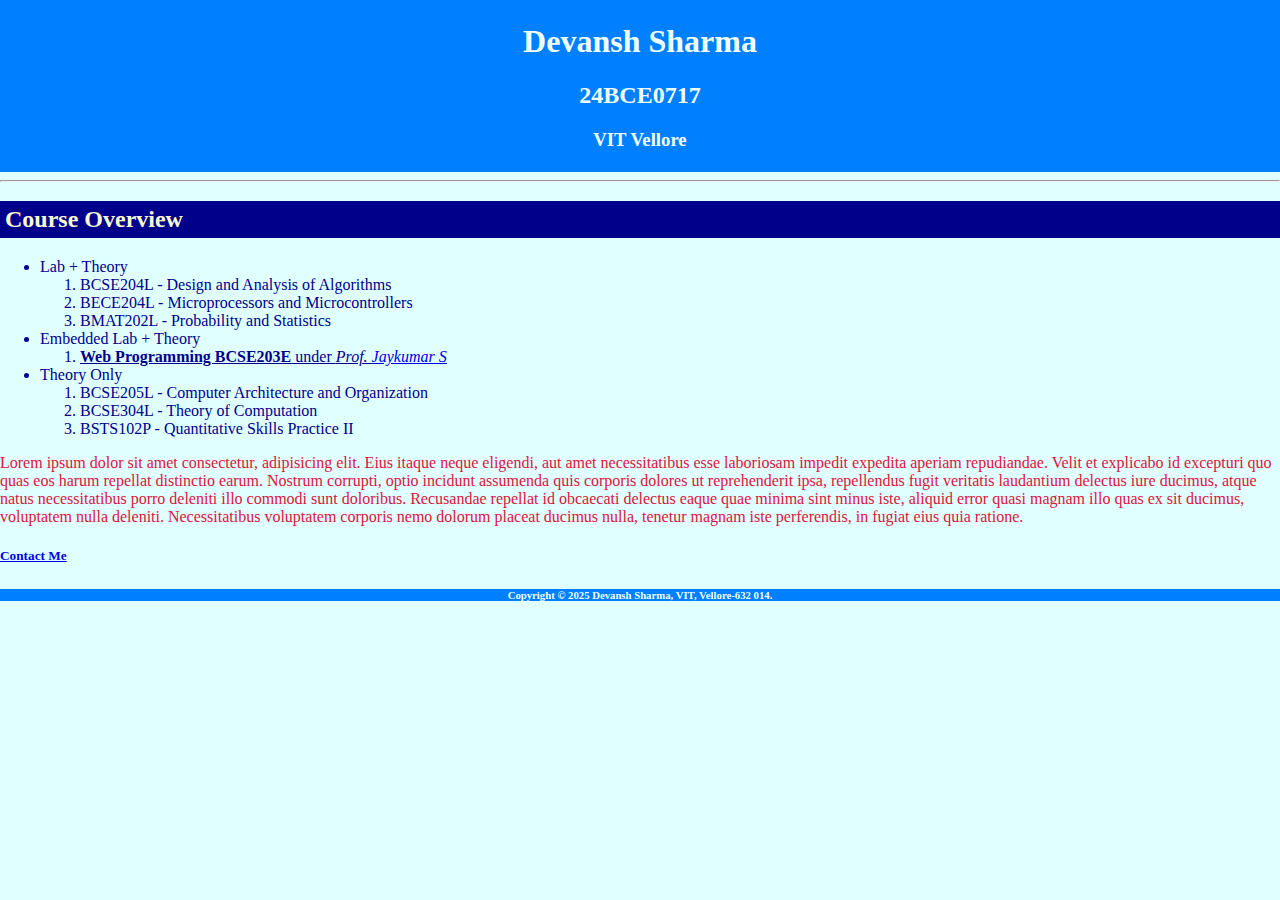
<file: index.html>
<!DOCTYPE html>
<html>
    <head>
        <title>HTML Basics - 1</title>
    </head>
    <body style="background-color: lightcyan; margin: 0;">
        
        <header style="background-color:rgb(0, 128, 255); color: azure; padding: 2px; text-align: center;">
            <h1>Devansh Sharma</h1>
            <h2>24BCE0717</h2>
            <h3>VIT Vellore</h3>
        </header>

        <hr>
        
        <h2 style="color: lightgoldenrodyellow; background-color: darkblue; padding: 5px;">Course Overview</h2>
        <ul style="color: darkblue;">
        <li>Lab + Theory</li>
        <ol>
            <li>BCSE204L - Design and Analysis of Algorithms</li>
            <li>BECE204L - Microprocessors and Microcontrollers</li>
            <li>BMAT202L - Probability and Statistics</li>
        </ol>
        <li>Embedded Lab + Theory</li>
        <ol style="color: darkblue;">
        <li>
            <u><strong>Web Programming BCSE203E</strong> under <em>Prof. <a href="https://github.com/iamjayakumars" target="_blank">Jaykumar S</a></em></u>
        </li>
        </ol>
        <li>Theory Only</li>
        <ol>
            <li>BCSE205L - Computer Architecture and Organization</li>
            <li>BCSE304L - Theory of Computation</li>
            <li>BSTS102P - Quantitative Skills Practice II</li>
        </ol>
        </ul>
        <p style="color: crimson;">
            Lorem ipsum dolor sit amet consectetur, adipisicing elit. Eius itaque neque eligendi, aut amet necessitatibus esse laboriosam impedit expedita aperiam repudiandae. Velit et explicabo id excepturi quo quas eos harum repellat distinctio earum. Nostrum corrupti, optio incidunt assumenda quis corporis dolores ut reprehenderit ipsa, repellendus fugit veritatis laudantium delectus iure ducimus, atque natus necessitatibus porro deleniti illo commodi sunt doloribus. Recusandae repellat id obcaecati delectus eaque quae minima sint minus iste, aliquid error quasi magnam illo quas ex sit ducimus, voluptatem nulla deleniti. Necessitatibus voluptatem corporis nemo dolorum placeat ducimus nulla, tenetur magnam iste perferendis, in fugiat eius quia ratione.        
        </p>
        <h5><a href="https://www.linkedin.com/in/devxnshsharma/" target="_blank">Contact Me</a></h5>

        <footer style="background-color:rgb(0, 128, 255); color: azure; text-align: center;">
            <h6>Copyright © 2025 Devansh Sharma, VIT, Vellore-632 014.</h6>
        </footer>

    </body>
</html>
</file>
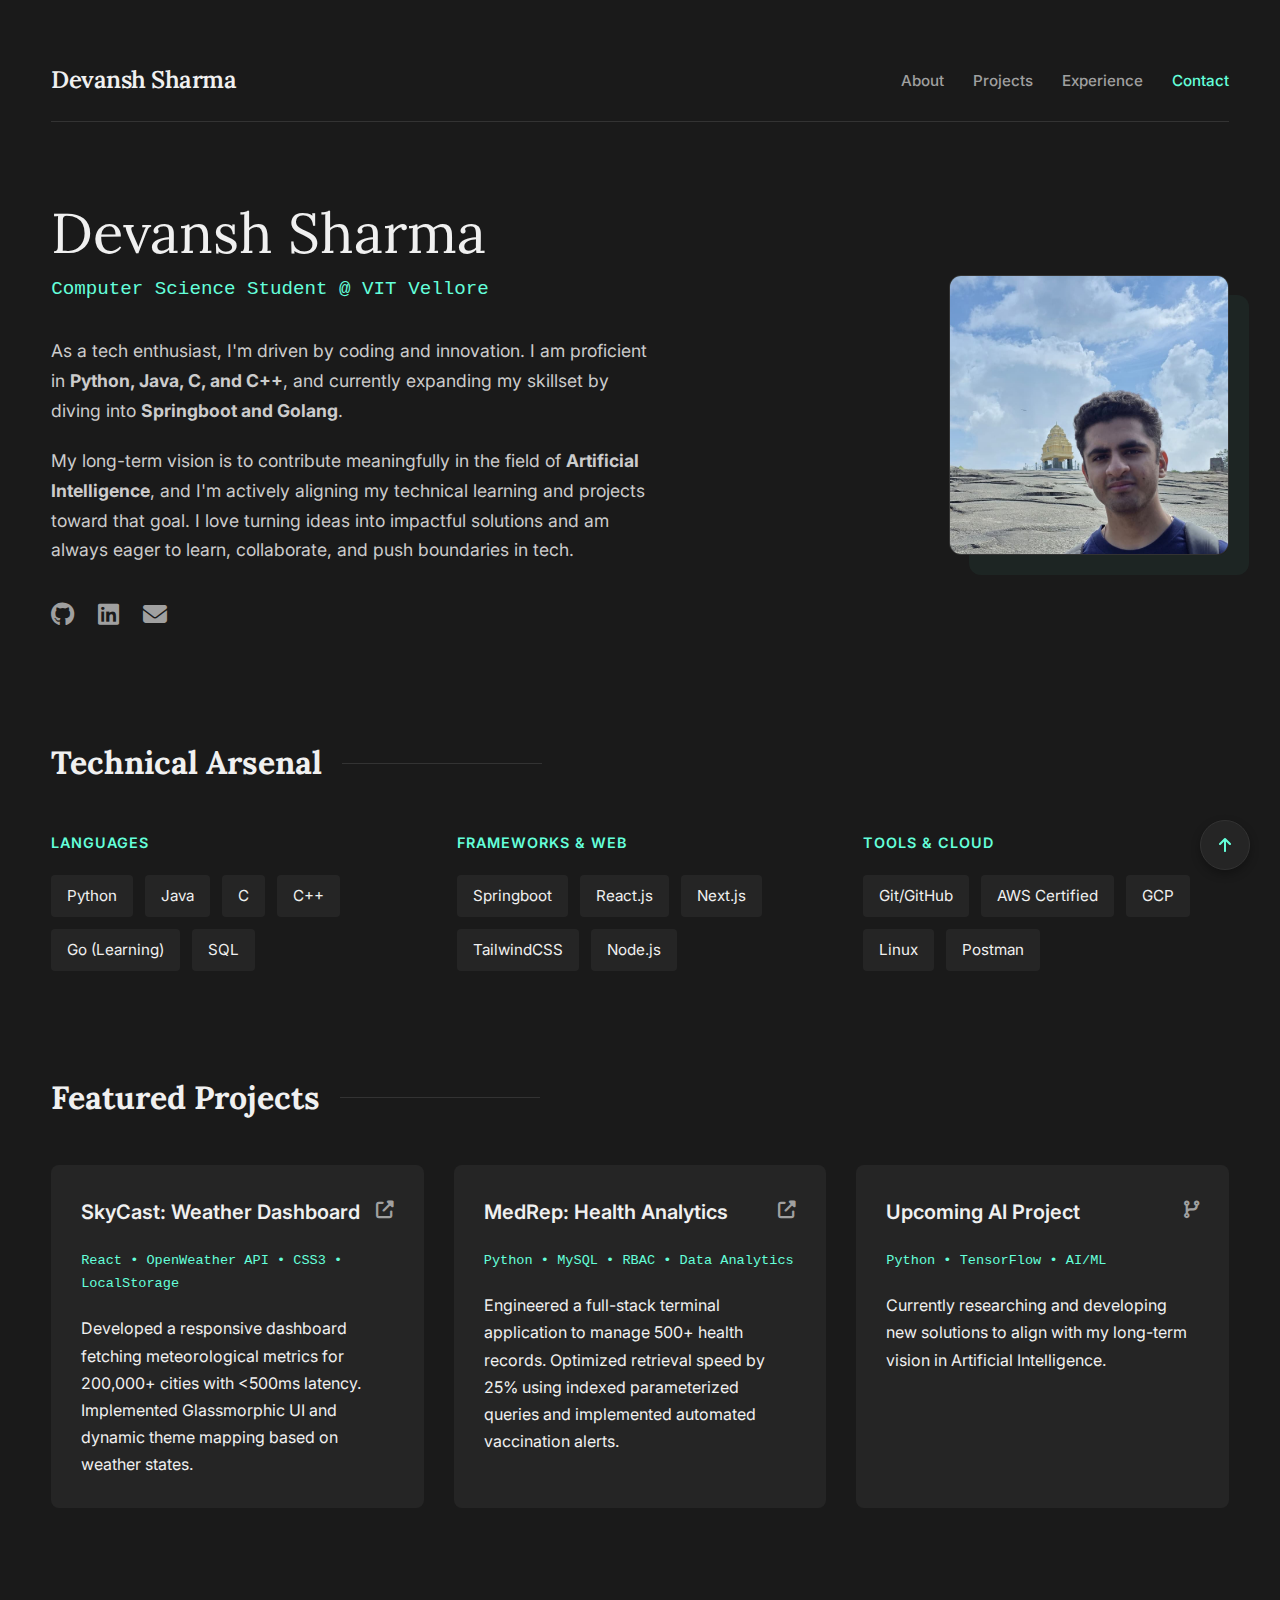
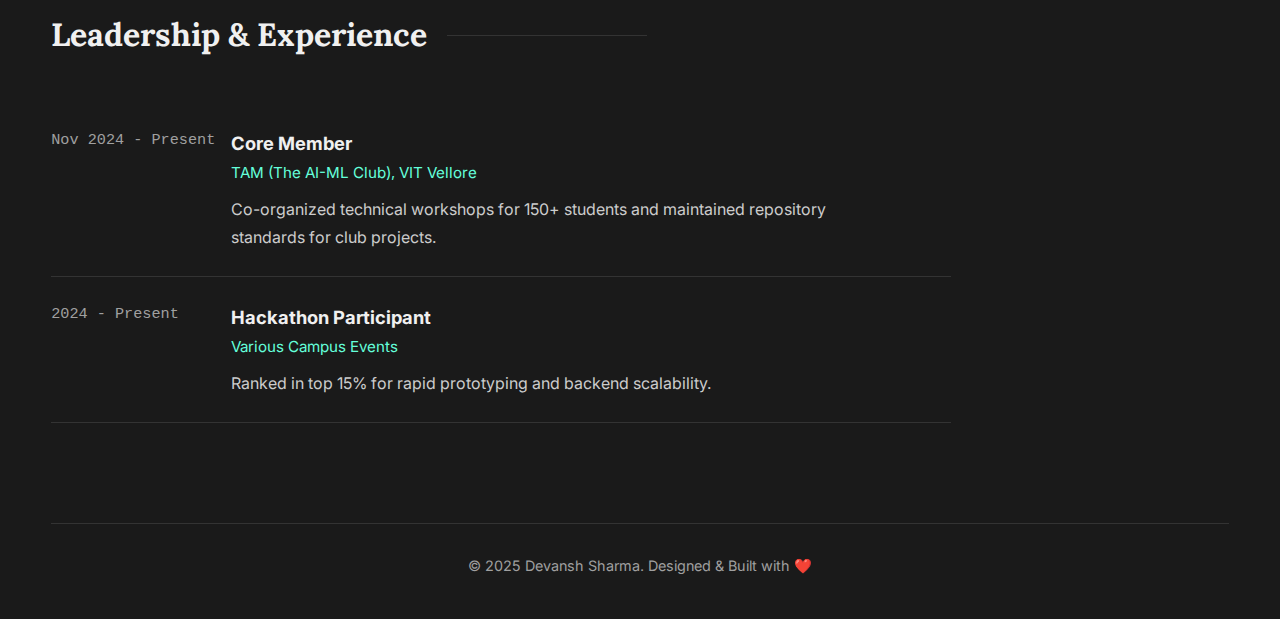
<file: Day-4/index.html>
<!DOCTYPE html>
<html lang="en">
<head>
    <meta charset="UTF-8">
    <meta name="viewport" content="width=device-width, initial-scale=1.0">
    <title>Devansh Sharma | Portfolio</title>
    <link rel="stylesheet" href="style.css">
    <link rel="preconnect" href="https://fonts.googleapis.com">
    <link rel="preconnect" href="https://fonts.gstatic.com" crossorigin>
    <link href="https://fonts.googleapis.com/css2?family=Inter:wght@300;400;500;600&family=Lora:ital,wght@0,400;0,600;1,400&display=swap" rel="stylesheet">
    <link rel="stylesheet" href="https://cdnjs.cloudflare.com/ajax/libs/font-awesome/6.4.0/css/all.min.css">
</head>
<body>

    <a href="#" class="back-to-top" aria-label="Scroll to top">
        <i class="fas fa-arrow-up"></i>
    </a>

    <div class="container">
        <header>
            <div class="logo">Devansh Sharma</div>
            <nav>
                <a href="#about">About</a>
                <a href="#projects">Projects</a>
                <a href="#experience">Experience</a>
                <a href="mailto:devanshsharma0363@gmail.com" class="cta-btn">Contact</a>
            </nav>
        </header>

        <section class="profile-section" id="about">
            <div class="profile-content">
                <div class="profile-text">
                    <h1>Devansh Sharma</h1>
                    <p class="subtitle">Computer Science Student @ VIT Vellore</p>
                    
                    <div class="bio">
                        <p>
                            As a tech enthusiast, I'm driven by coding and innovation. I am proficient in <strong>Python, Java, C, and C++</strong>, and currently expanding my skillset by diving into <strong>Springboot and Golang</strong>.
                        </p>
                        <p>
                            My long-term vision is to contribute meaningfully in the field of <strong>Artificial Intelligence</strong>, and I'm actively aligning my technical learning and projects toward that goal. I love turning ideas into impactful solutions and am always eager to learn, collaborate, and push boundaries in tech.
                        </p>
                    </div>

                    <div class="social-links">
                        <a href="https://github.com/devxnshsharma" target="_blank"><i class="fab fa-github"></i></a>
                        <a href="https://linkedin.com/in/devxnshsharma" target="_blank"><i class="fab fa-linkedin"></i></a>
                        <a href="mailto:devanshsharma0363@gmail.com"><i class="fas fa-envelope"></i></a>
                    </div>
                </div>
                
                <div class="profile-image-wrapper">
                    <img src="WhatsApp Image 2025-12-08 at 23.37.11.jpeg" alt="Devansh Sharma" class="profile-pic">
                </div>
            </div>
        </section>

        <section class="section">
            <h2>Technical Arsenal</h2>
            <div class="skills-grid">
                <div class="skill-category">
                    <h3>Languages</h3>
                    <div class="tags">
                        <span>Python</span><span>Java</span><span>C</span><span>C++</span><span>Go (Learning)</span><span>SQL</span>
                    </div>
                </div>
                <div class="skill-category">
                    <h3>Frameworks & Web</h3>
                    <div class="tags">
                        <span>Springboot</span><span>React.js</span><span>Next.js</span><span>TailwindCSS</span><span>Node.js</span>
                    </div>
                </div>
                <div class="skill-category">
                    <h3>Tools & Cloud</h3>
                    <div class="tags">
                        <span>Git/GitHub</span><span>AWS Certified</span><span>GCP</span><span>Linux</span><span>Postman</span>
                    </div>
                </div>
            </div>
        </section>

        <section class="section" id="projects">
            <h2>Featured Projects</h2>
            <div class="projects-grid">
                <div class="project-card">
                    <div class="project-header">
                        <h3>SkyCast: Weather Dashboard</h3>
                        <a href="#" class="project-link"><i class="fas fa-external-link-alt"></i></a>
                    </div>
                    <p class="tech-stack">React • OpenWeather API • CSS3 • LocalStorage</p>
                    <p>Developed a responsive dashboard fetching meteorological metrics for 200,000+ cities with <500ms latency. Implemented Glassmorphic UI and dynamic theme mapping based on weather states.</p>
                </div>

                <div class="project-card">
                    <div class="project-header">
                        <h3>MedRep: Health Analytics</h3>
                        <a href="#" class="project-link"><i class="fas fa-external-link-alt"></i></a>
                    </div>
                    <p class="tech-stack">Python • MySQL • RBAC • Data Analytics</p>
                    <p>Engineered a full-stack terminal application to manage 500+ health records. Optimized retrieval speed by 25% using indexed parameterized queries and implemented automated vaccination alerts.</p>
                </div>
                
                 <div class="project-card">
                    <div class="project-header">
                        <h3>Upcoming AI Project</h3>
                        <span class="project-link"><i class="fas fa-code-branch"></i></span>
                    </div>
                    <p class="tech-stack">Python • TensorFlow • AI/ML</p>
                    <p>Currently researching and developing new solutions to align with my long-term vision in Artificial Intelligence.</p>
                </div>
            </div>
        </section>

        <section class="section" id="experience">
            <h2>Leadership & Experience</h2>
            <div class="experience-wrapper">
                <table class="experience-table">
                    <tr>
                        <td class="year">Nov 2024 - Present</td>
                        <td class="role">
                            <strong>Core Member</strong> <br>
                            <span class="org">TAM (The AI-ML Club), VIT Vellore</span>
                            <p class="details">Co-organized technical workshops for 150+ students and maintained repository standards for club projects.</p>
                        </td>
                    </tr>
                    <tr>
                        <td class="year">2024 - Present</td>
                        <td class="role">
                            <strong>Hackathon Participant</strong> <br>
                            <span class="org">Various Campus Events</span>
                            <p class="details">Ranked in top 15% for rapid prototyping and backend scalability.</p>
                        </td>
                    </tr>
                </table>
            </div>
        </section>

        <footer>
            <p>&copy; 2025 Devansh Sharma. Designed & Built with ❤️</p>
        </footer>
    </div>

</body>
</html>
</file>
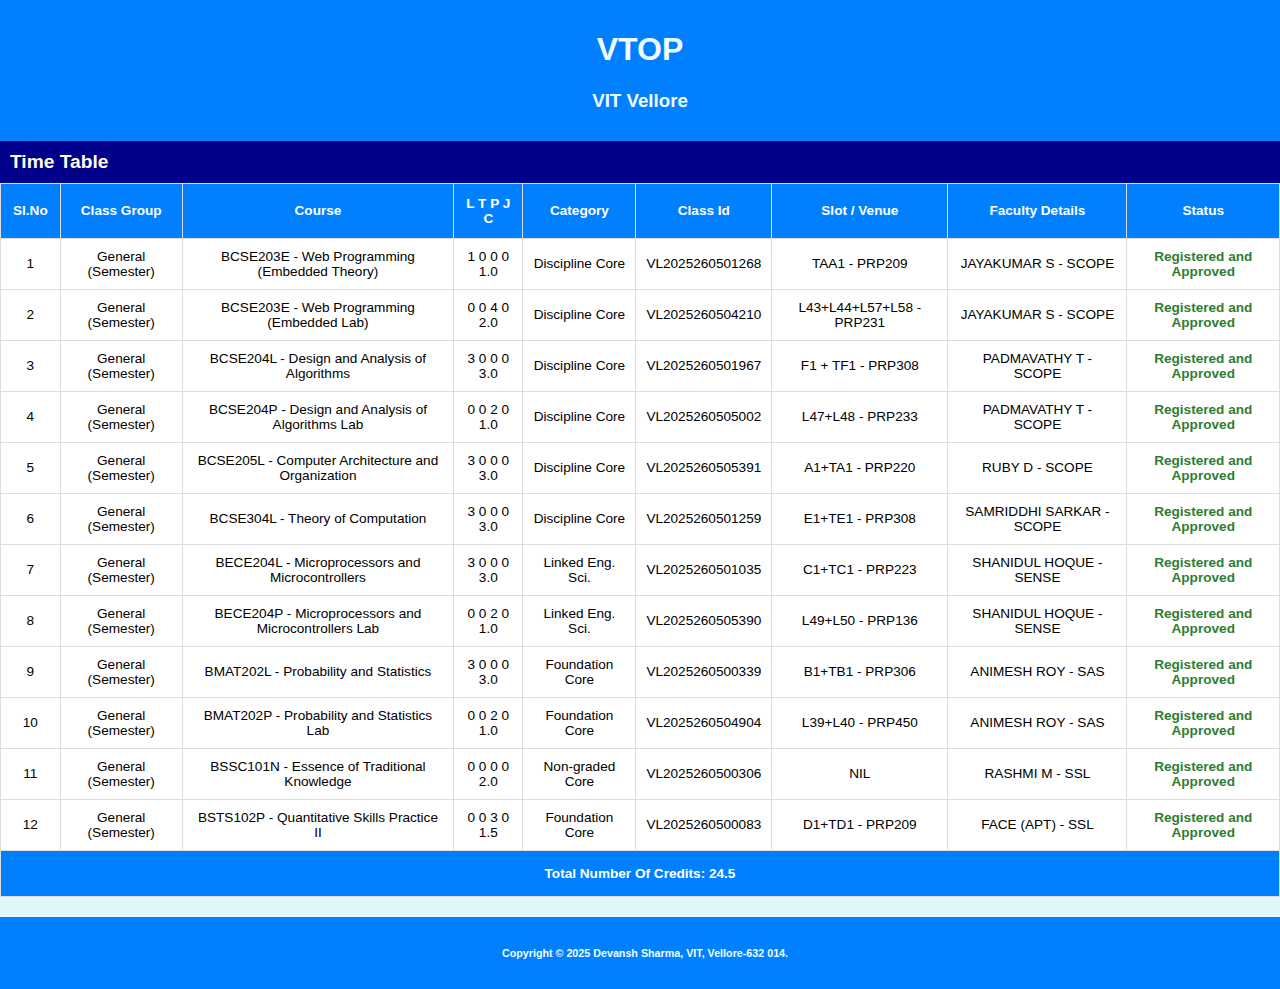
<file: timetablevtop.html>
<!DOCTYPE html>
<html lang="en">
<head>
    <meta charset="UTF-8">
    <title>VTOP Time Table</title>
    <link rel="stylesheet" href="style2.css">
</head>
<body>
    
    <header>
        <h1>VTOP</h1>
        <h3>VIT Vellore</h3>
    </header>

    <h2 class="section-title">Time Table</h2>

    <div class="table-container">
        <table>
            <thead>
                <tr>
                    <th>Sl.No</th>
                    <th>Class Group</th>
                    <th>Course</th>
                    <th>L T P J C</th>
                    <th>Category</th>
                    <th>Class Id</th>
                    <th>Slot / Venue</th>
                    <th>Faculty Details</th>
                    <th>Status</th>
                </tr>
            </thead>
            <tbody>
                <tr><td>1</td><td>General (Semester)</td><td>BCSE203E - Web Programming (Embedded Theory)</td><td>1 0 0 0 1.0</td><td>Discipline Core</td><td>VL2025260501268</td><td>TAA1 - PRP209</td><td>JAYAKUMAR S - SCOPE</td><td class="status">Registered and Approved</td></tr>
                <tr><td>2</td><td>General (Semester)</td><td>BCSE203E - Web Programming (Embedded Lab)</td><td>0 0 4 0 2.0</td><td>Discipline Core</td><td>VL2025260504210</td><td>L43+L44+L57+L58 - PRP231</td><td>JAYAKUMAR S - SCOPE</td><td class="status">Registered and Approved</td></tr>
                <tr><td>3</td><td>General (Semester)</td><td>BCSE204L - Design and Analysis of Algorithms</td><td>3 0 0 0 3.0</td><td>Discipline Core</td><td>VL2025260501967</td><td>F1 + TF1 - PRP308</td><td>PADMAVATHY T - SCOPE</td><td class="status">Registered and Approved</td></tr>
                <tr><td>4</td><td>General (Semester)</td><td>BCSE204P - Design and Analysis of Algorithms Lab</td><td>0 0 2 0 1.0</td><td>Discipline Core</td><td>VL2025260505002</td><td>L47+L48 - PRP233</td><td>PADMAVATHY T - SCOPE</td><td class="status">Registered and Approved</td></tr>
                <tr><td>5</td><td>General (Semester)</td><td>BCSE205L - Computer Architecture and Organization</td><td>3 0 0 0 3.0</td><td>Discipline Core</td><td>VL2025260505391</td><td>A1+TA1 - PRP220</td><td>RUBY D - SCOPE</td><td class="status">Registered and Approved</td></tr>
                <tr><td>6</td><td>General (Semester)</td><td>BCSE304L - Theory of Computation</td><td>3 0 0 0 3.0</td><td>Discipline Core</td><td>VL2025260501259</td><td>E1+TE1 - PRP308</td><td>SAMRIDDHI SARKAR - SCOPE</td><td class="status">Registered and Approved</td></tr>
                <tr><td>7</td><td>General (Semester)</td><td>BECE204L - Microprocessors and Microcontrollers</td><td>3 0 0 0 3.0</td><td>Linked Eng. Sci.</td><td>VL2025260501035</td><td>C1+TC1 - PRP223</td><td>SHANIDUL HOQUE - SENSE</td><td class="status">Registered and Approved</td></tr>
                <tr><td>8</td><td>General (Semester)</td><td>BECE204P - Microprocessors and Microcontrollers Lab</td><td>0 0 2 0 1.0</td><td>Linked Eng. Sci.</td><td>VL2025260505390</td><td>L49+L50 - PRP136</td><td>SHANIDUL HOQUE - SENSE</td><td class="status">Registered and Approved</td></tr>
                <tr><td>9</td><td>General (Semester)</td><td>BMAT202L - Probability and Statistics</td><td>3 0 0 0 3.0</td><td>Foundation Core</td><td>VL2025260500339</td><td>B1+TB1 - PRP306</td><td>ANIMESH ROY - SAS</td><td class="status">Registered and Approved</td></tr>
                <tr><td>10</td><td>General (Semester)</td><td>BMAT202P - Probability and Statistics Lab</td><td>0 0 2 0 1.0</td><td>Foundation Core</td><td>VL2025260504904</td><td>L39+L40 - PRP450</td><td>ANIMESH ROY - SAS</td><td class="status">Registered and Approved</td></tr>
                <tr><td>11</td><td>General (Semester)</td><td>BSSC101N - Essence of Traditional Knowledge</td><td>0 0 0 0 2.0</td><td>Non-graded Core</td><td>VL2025260500306</td><td>NIL</td><td>RASHMI M - SSL</td><td class="status">Registered and Approved</td></tr>
                <tr><td>12</td><td>General (Semester)</td><td>BSTS102P - Quantitative Skills Practice II</td><td>0 0 3 0 1.5</td><td>Foundation Core</td><td>VL2025260500083</td><td>D1+TD1 - PRP209</td><td>FACE (APT) - SSL</td><td class="status">Registered and Approved</td></tr>
            </tbody>
            <tfoot>
                <tr>
                    <td colspan="9">Total Number Of Credits: 24.5</td>
                </tr>
            </tfoot>
        </table>
    </div>

    <footer>
        <h6>Copyright &copy; 2025 Devansh Sharma, VIT, Vellore-632 014.</h6>
    </footer>

</body>
</html>
</file>
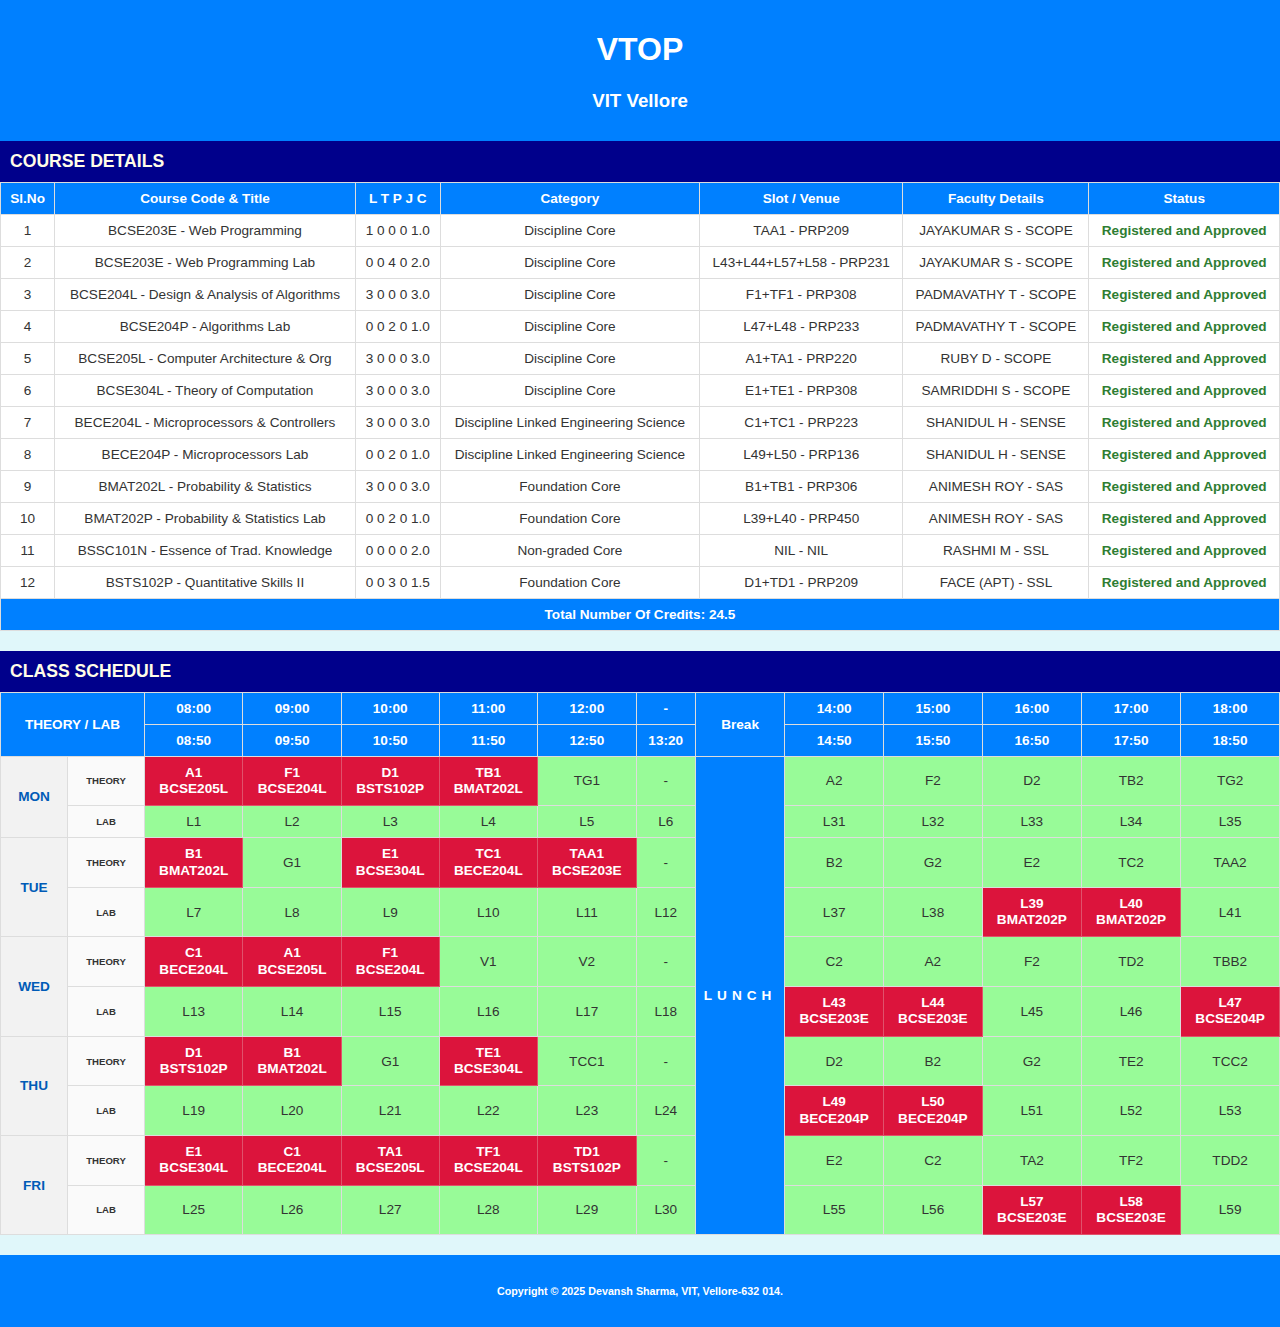
<file: Day - 3/timetablevtop.html>
<!DOCTYPE html>
<html lang="en">
<head>
    <meta charset="UTF-8">
    <meta name="viewport" content="width=device-width, initial-scale=1.0">
    <title>VTOP Integrated Timetable</title>
    <link rel="stylesheet" href="style2.css">
</head>
<body>

    <header>
        <h1>VTOP</h1>
        <h3>VIT Vellore</h3>
    </header>

    <h2 class="section-title">Course Details</h2>
    <div class="container scrollable">
        <table class="details-table">
            <thead>
                <tr>
                    <th>Sl.No</th>
                    <th>Course Code & Title</th>
                    <th>L T P J C</th>
                    <th>Category</th>
                    <th>Slot / Venue</th>
                    <th>Faculty Details</th>
                    <th>Status</th>
                </tr>
            </thead>
            <tbody>
                <tr><td>1</td><td>BCSE203E - Web Programming</td><td>1 0 0 0 1.0</td><td>Discipline Core</td><td>TAA1 - PRP209</td><td>JAYAKUMAR S - SCOPE</td><td class="status">Registered and Approved</td></tr>
                <tr><td>2</td><td>BCSE203E - Web Programming Lab</td><td>0 0 4 0 2.0</td><td>Discipline Core</td><td>L43+L44+L57+L58 - PRP231</td><td>JAYAKUMAR S - SCOPE</td><td class="status">Registered and Approved</td></tr>
                <tr><td>3</td><td>BCSE204L - Design & Analysis of Algorithms</td><td>3 0 0 0 3.0</td><td>Discipline Core</td><td>F1+TF1 - PRP308</td><td>PADMAVATHY T - SCOPE</td><td class="status">Registered and Approved</td></tr>
                <tr><td>4</td><td>BCSE204P - Algorithms Lab</td><td>0 0 2 0 1.0</td><td>Discipline Core</td><td>L47+L48 - PRP233</td><td>PADMAVATHY T - SCOPE</td><td class="status">Registered and Approved</td></tr>
                <tr><td>5</td><td>BCSE205L - Computer Architecture & Org</td><td>3 0 0 0 3.0</td><td>Discipline Core</td><td>A1+TA1 - PRP220</td><td>RUBY D - SCOPE</td><td class="status">Registered and Approved</td></tr>
                <tr><td>6</td><td>BCSE304L - Theory of Computation</td><td>3 0 0 0 3.0</td><td>Discipline Core</td><td>E1+TE1 - PRP308</td><td>SAMRIDDHI S - SCOPE</td><td class="status">Registered and Approved</td></tr>
                <tr><td>7</td><td>BECE204L - Microprocessors & Controllers</td><td>3 0 0 0 3.0</td><td>Discipline Linked Engineering Science</td><td>C1+TC1 - PRP223</td><td>SHANIDUL H - SENSE</td><td class="status">Registered and Approved</td></tr>
                <tr><td>8</td><td>BECE204P - Microprocessors Lab</td><td>0 0 2 0 1.0</td><td>Discipline Linked Engineering Science</td><td>L49+L50 - PRP136</td><td>SHANIDUL H - SENSE</td><td class="status">Registered and Approved</td></tr>
                <tr><td>9</td><td>BMAT202L - Probability & Statistics</td><td>3 0 0 0 3.0</td><td>Foundation Core</td><td>B1+TB1 - PRP306</td><td>ANIMESH ROY - SAS</td><td class="status">Registered and Approved</td></tr>
                <tr><td>10</td><td>BMAT202P - Probability & Statistics Lab</td><td>0 0 2 0 1.0</td><td>Foundation Core</td><td>L39+L40 - PRP450</td><td>ANIMESH ROY - SAS</td><td class="status">Registered and Approved</td></tr>
                <tr><td>11</td><td>BSSC101N - Essence of Trad. Knowledge</td><td>0 0 0 0 2.0</td><td>Non-graded Core</td><td>NIL - NIL</td><td>RASHMI M - SSL</td><td class="status">Registered and Approved</td></tr>
                <tr><td>12</td><td>BSTS102P - Quantitative Skills II</td><td>0 0 3 0 1.5</td><td>Foundation Core</td><td>D1+TD1 - PRP209</td><td>FACE (APT) - SSL</td><td class="status">Registered and Approved</td></tr>
            </tbody>
            <tfoot>
                <tr><td colspan="7">Total Number Of Credits: 24.5</td></tr>
            </tfoot>
        </table>
    </div>

    <h2 class="section-title">Class Schedule</h2>
    <div class="container scrollable">
        <table class="grid-table" style="background-color: palegreen; margin-bottom: auto;">
            <thead>
                <tr>
                    <th rowspan="2" colspan="2">THEORY / LAB</th>
                    <th>08:00</th><th>09:00</th><th>10:00</th><th>11:00</th><th>12:00</th><th>-</th>
                    <th rowspan="2" class="lunch-head-empty">Break</th> 
                    <th>14:00</th><th>15:00</th><th>16:00</th><th>17:00</th><th>18:00</th>
                </tr>
                <tr>
                    <th>08:50</th><th>09:50</th><th>10:50</th><th>11:50</th><th>12:50</th><th>13:20</th>
                    <th>14:50</th><th>15:50</th><th>16:50</th><th>17:50</th><th>18:50</th>
                </tr>
            </thead>
            <tbody>
                <tr>
                    <td rowspan="2" class="day-label">MON</td>
                    <td class="type-label">THEORY</td>
                    <td class="booked">A1<br>BCSE205L</td><td class="booked">F1<br>BCSE204L</td><td class="booked">D1<br>BSTS102P</td><td class="booked">TB1<br>BMAT202L</td><td>TG1</td><td>-</td>
                    <td rowspan="10" class="lunch-bar">LUNCH</td>
                    <td>A2</td><td>F2</td><td>D2</td><td>TB2</td><td>TG2</td>
                </tr>
                <tr>
                    <td class="type-label">LAB</td>
                    <td>L1</td><td>L2</td><td>L3</td><td>L4</td><td>L5</td><td>L6</td>
                    <td>L31</td><td>L32</td><td>L33</td><td>L34</td><td>L35</td>
                </tr>

                <tr>
                    <td rowspan="2" class="day-label">TUE</td>
                    <td class="type-label">THEORY</td>
                    <td class="booked">B1<br>BMAT202L</td><td>G1</td><td class="booked">E1<br>BCSE304L</td><td class="booked">TC1<br>BECE204L</td><td class="booked">TAA1<br>BCSE203E</td><td>-</td>
                    <td>B2</td><td>G2</td><td>E2</td><td>TC2</td><td>TAA2</td>
                </tr>
                <tr>
                    <td class="type-label">LAB</td>
                    <td>L7</td><td>L8</td><td>L9</td><td>L10</td><td>L11</td><td>L12</td>
                    <td>L37</td><td>L38</td><td class="booked">L39<br>BMAT202P</td><td class="booked">L40<br>BMAT202P</td><td>L41</td>
                </tr>

                <tr>
                    <td rowspan="2" class="day-label">WED</td>
                    <td class="type-label">THEORY</td>
                    <td class="booked">C1<br>BECE204L</td><td class="booked">A1<br>BCSE205L</td><td class="booked">F1<br>BCSE204L</td><td>V1</td><td>V2</td><td>-</td>
                    <td>C2</td><td>A2</td><td>F2</td><td>TD2</td><td>TBB2</td>
                </tr>
                <tr>
                    <td class="type-label">LAB</td>
                    <td>L13</td><td>L14</td><td>L15</td><td>L16</td><td>L17</td><td>L18</td>
                    <td class="booked">L43<br>BCSE203E</td><td class="booked">L44<br>BCSE203E</td><td>L45</td><td>L46</td><td class="booked">L47<br>BCSE204P</td>
                </tr>

                <tr>
                    <td rowspan="2" class="day-label">THU</td>
                    <td class="type-label">THEORY</td>
                    <td class="booked">D1<br>BSTS102P</td><td class="booked">B1<br>BMAT202L</td><td>G1</td><td class="booked">TE1<br>BCSE304L</td><td>TCC1</td><td>-</td>
                    <td>D2</td><td>B2</td><td>G2</td><td>TE2</td><td>TCC2</td>
                </tr>
                <tr>
                    <td class="type-label">LAB</td>
                    <td>L19</td><td>L20</td><td>L21</td><td>L22</td><td>L23</td><td>L24</td>
                    <td class="booked">L49<br>BECE204P</td><td class="booked">L50<br>BECE204P</td><td>L51</td><td>L52</td><td>L53</td>
                </tr>

                <tr>
                    <td rowspan="2" class="day-label">FRI</td>
                    <td class="type-label">THEORY</td>
                    <td class="booked">E1<br>BCSE304L</td><td class="booked">C1<br>BECE204L</td><td class="booked">TA1<br>BCSE205L</td><td class="booked">TF1<br>BCSE204L</td><td class="booked">TD1<br>BSTS102P</td><td>-</td>
                    <td>E2</td><td>C2</td><td>TA2</td><td>TF2</td><td>TDD2</td>
                </tr>
                <tr>
                    <td class="type-label">LAB</td>
                    <td>L25</td><td>L26</td><td>L27</td><td>L28</td><td>L29</td><td>L30</td>
                    <td>L55</td><td>L56</td><td class="booked">L57<br>BCSE203E</td><td class="booked">L58<br>BCSE203E</td><td>L59</td>
                </tr>
            </tbody>
        </table>
    </div>

    <footer style="margin-top: 0; padding: auto;">
        <h6>Copyright &copy; 2025 Devansh Sharma, VIT, Vellore-632 014.</h6>
    </footer>

</body>
</html>
</file>
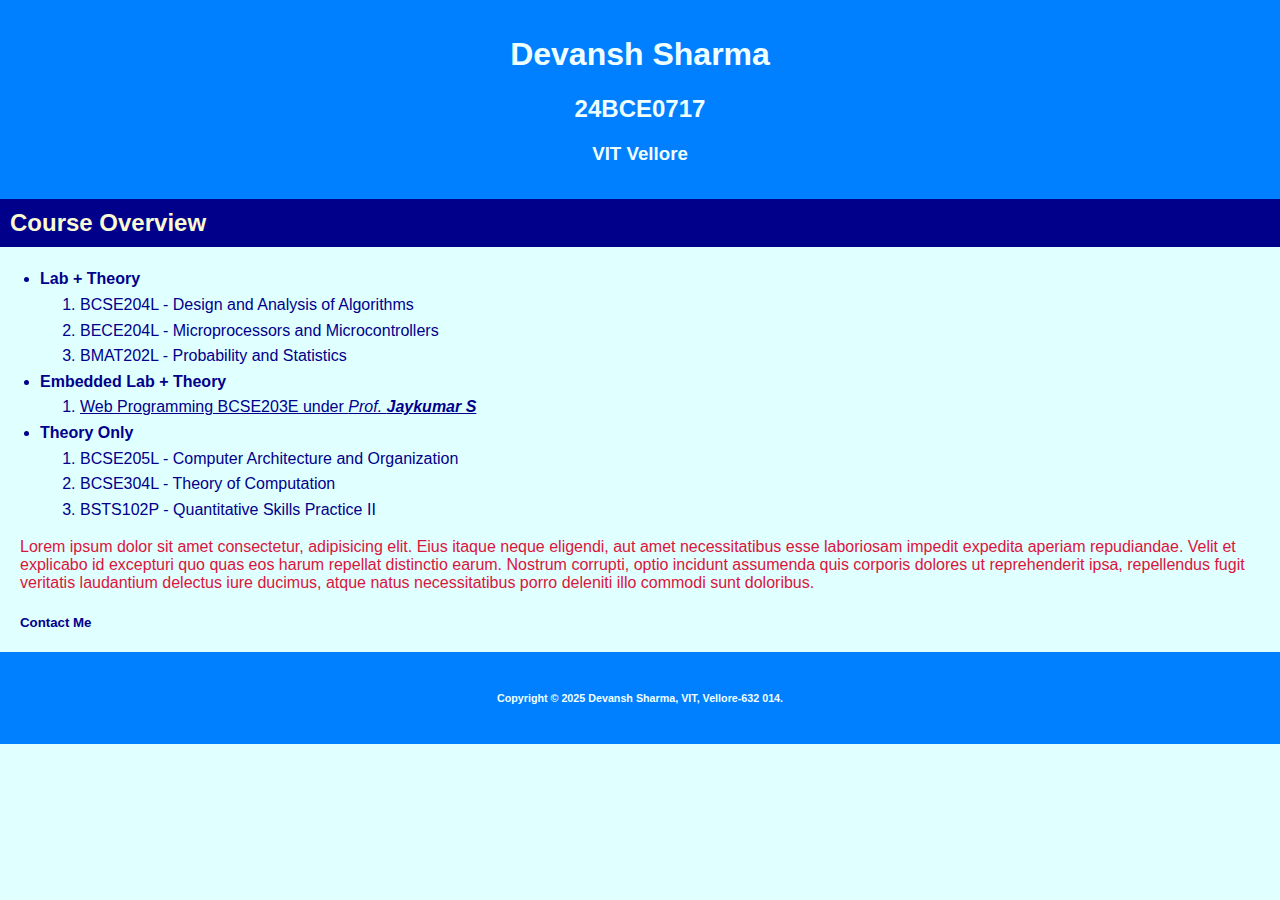
<file: Day-1/ass-1.html>
<!DOCTYPE html>
<html lang="en">
<head>
    <meta charset="UTF-8">
    <title>Devansh Sharma - Course Overview</title>
    <style>
        /* 1. GLOBAL RESET & FONTS */
        body {
            background-color: lightcyan;
            margin: 0;
            font-family: Arial, sans-serif; /* Cleaner font */
        }

        /* 2. SHARED STYLES (Efficiency: Define blue box once, use twice) */
        .blue-box {
            background-color: rgb(0, 128, 255);
            color: azure;
            text-align: center;
            padding: 15px;
        }

        /* 3. SECTION STYLES */
        h2.title-bar {
            color: lightgoldenrodyellow;
            background-color: darkblue;
            padding: 10px;
            margin-top: 0;
        }

        /* 4. LIST & TEXT STYLES */
        ul {
            color: darkblue;
            line-height: 1.6;
        }
        
        /* Targets any link inside the content */
        a {
            text-decoration: none;
            color: darkblue;
            font-weight: bold;
        }
        a:hover {
            text-decoration: underline;
        }

        .crimson-text {
            color: crimson;
            padding: 0 20px; /* Adds side padding for readability */
        }
        
        .contact-link {
            padding-left: 20px;
        }
    </style>
</head>
<body>

    <header class="blue-box">
        <h1>Devansh Sharma</h1>
        <h2>24BCE0717</h2>
        <h3>VIT Vellore</h3>
    </header>

    <main>
        <h2 class="title-bar">Course Overview</h2>

        <ul>
            <li><strong>Lab + Theory</strong>
                <ol>
                    <li>BCSE204L - Design and Analysis of Algorithms</li>
                    <li>BECE204L - Microprocessors and Microcontrollers</li>
                    <li>BMAT202L - Probability and Statistics</li>
                </ol>
            </li>
            
            <li><strong>Embedded Lab + Theory</strong>
                <ol>
                    <li>
                        <u>Web Programming BCSE203E under <em>Prof. <a href="https://github.com/iamjayakumars" target="_blank">Jaykumar S</a></em></u>
                    </li>
                </ol>
            </li>

            <li><strong>Theory Only</strong>
                <ol>
                    <li>BCSE205L - Computer Architecture and Organization</li>
                    <li>BCSE304L - Theory of Computation</li>
                    <li>BSTS102P - Quantitative Skills Practice II</li>
                </ol>
            </li>
        </ul>

        <p class="crimson-text">
            Lorem ipsum dolor sit amet consectetur, adipisicing elit. Eius itaque neque eligendi, aut amet necessitatibus esse laboriosam impedit expedita aperiam repudiandae. Velit et explicabo id excepturi quo quas eos harum repellat distinctio earum. Nostrum corrupti, optio incidunt assumenda quis corporis dolores ut reprehenderit ipsa, repellendus fugit veritatis laudantium delectus iure ducimus, atque natus necessitatibus porro deleniti illo commodi sunt doloribus.
        </p>

        <h5 class="contact-link"><a href="https://www.linkedin.com/in/devxnshsharma/" target="_blank">Contact Me</a></h5>
    </main>

    <footer class="blue-box">
        <h6>Copyright © 2025 Devansh Sharma, VIT, Vellore-632 014.</h6>
    </footer>

</body>
</html>
</file>
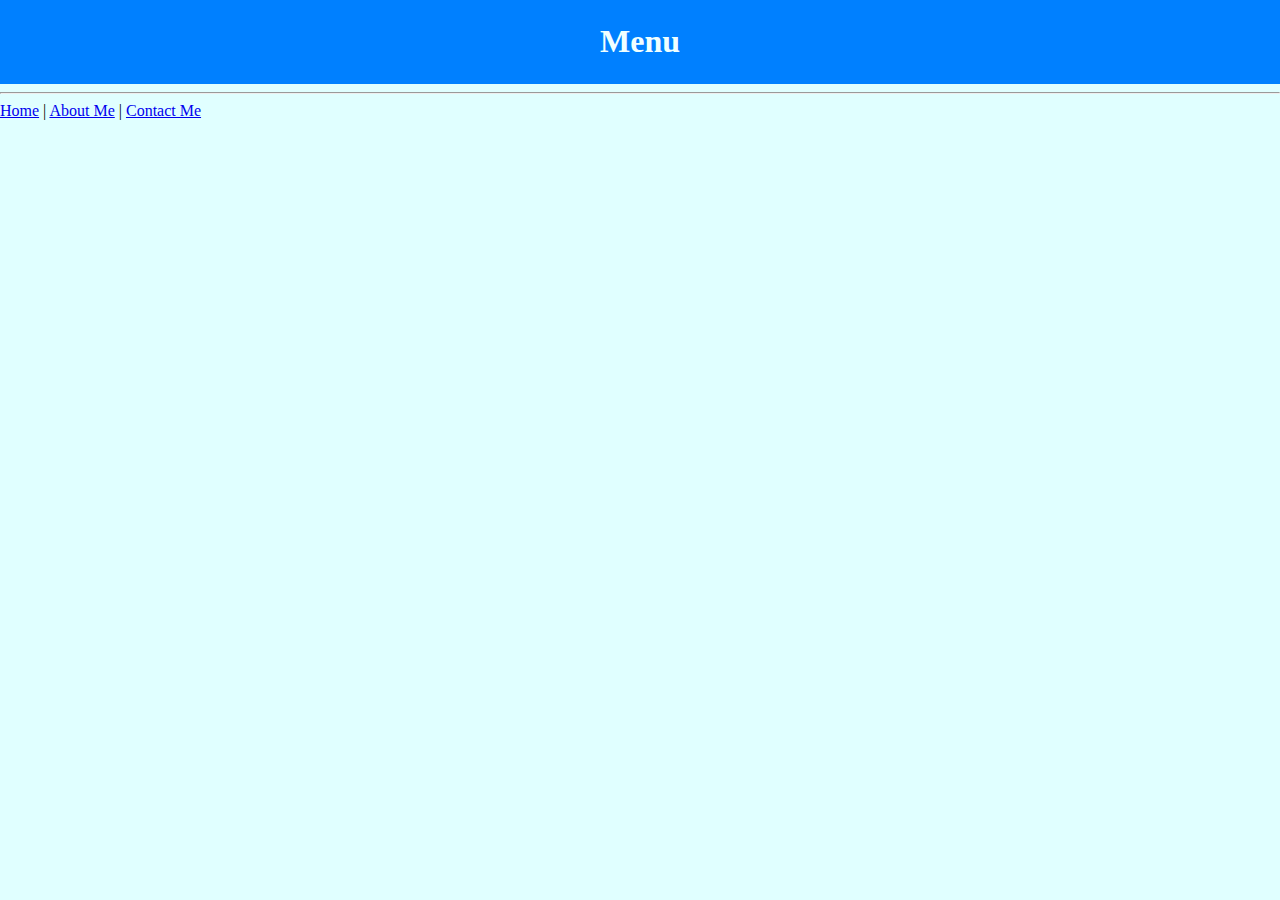
<file: Day-2/index copy.html>
<!DOCTYPE html>
<html>
    <head>
        <title>HTML Basics - 1</title>
    </head>
    <body style="background-color: lightcyan; margin: 0;">
        
        <header style="background-color:rgb(0, 128, 255); color: azure; padding: 2px; text-align: center;">
            <h1>Menu</h1>
        </header>

        <hr>
        <nav>
            <a href="home.html"target = "_self">Home</a> |
            <a href="abt.html"target = "_self">About Me</a> |
            <a href="https://www.linkedin.com/in/devxnshsharma/"target = "_blank">Contact Me</a>
        </nav>
    </body>
</html>
</file>
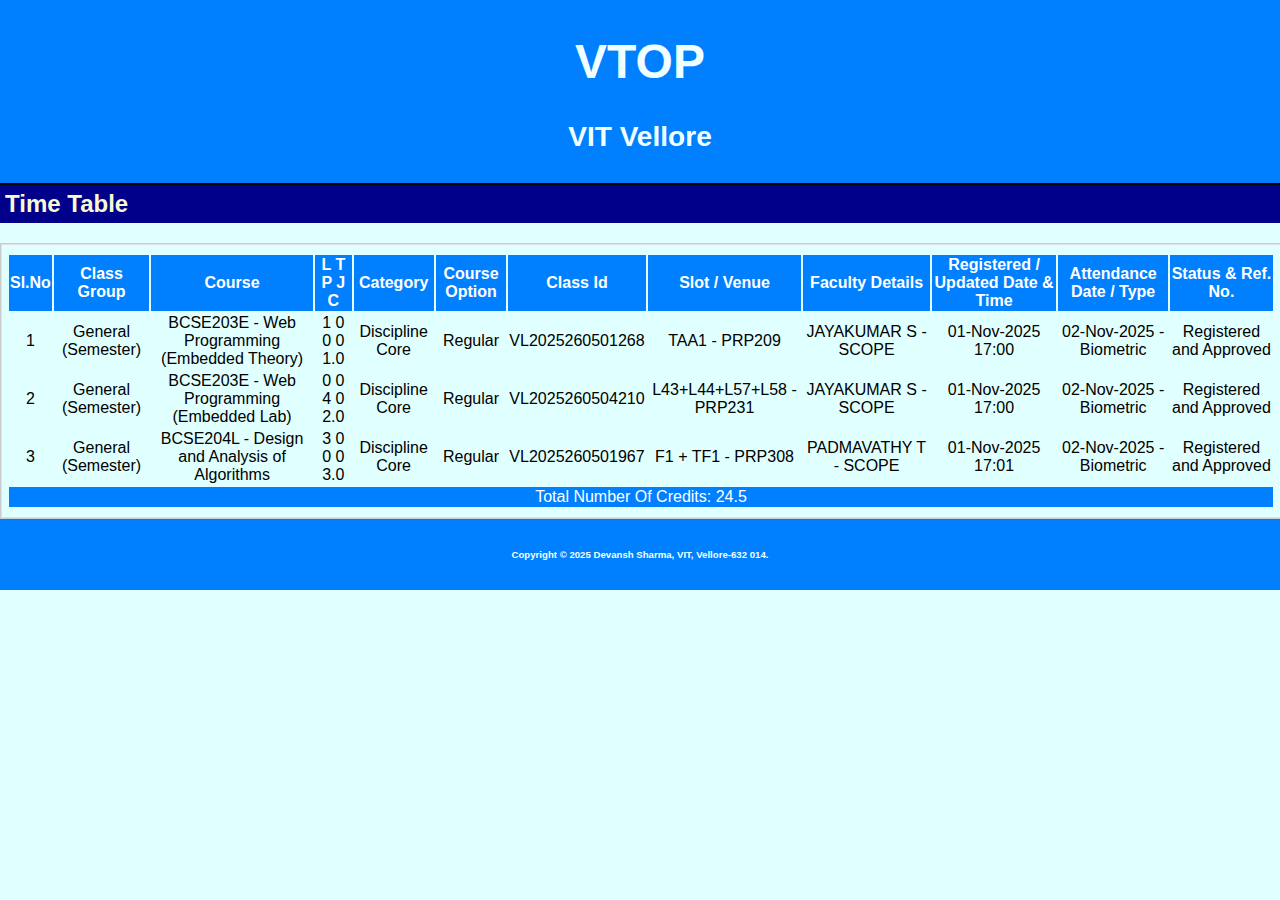
<file: Day-2/timetablevtop.html>
<!DOCTYPE html>
<html>
    <head>
        <title>Time table</title>
            <link rel="stylesheet" href="style.css">

    </head>
    <body style="background-color: lightcyan; margin: 0;">
        
        <header style="background-color:rgb(0, 128, 255); color: azure; padding: 2px; text-align: center;">
            <h1>VTOP</h1>
            <h3>VIT Vellore</h3>
        </header>

        <hr>
        <h2 style="color: lightgoldenrodyellow; background-color: darkblue; padding: 5px;">Time Table</h2>
    <div style="width: 100%;
    overflow-x: auto;
    border: 1px solid #ccc;">
        <table style="border: 1px solid #e0e0e0;
    padding: 8px 5px;
    text-align: center;
    vertical-align: middle;">
            <thead>
                <tr style="background-color: rgb(0, 128, 255);color: white;">
                    <th>Sl.No</th>
                    <th>Class Group</th>
                    <th>Course</th>
                    <th>L T P J C</th>
                    <th>Category</th>
                    <th>Course Option</th>
                    <th>Class Id</th>
                    <th>Slot / Venue</th>
                    <th>Faculty Details</th>
                    <th>Registered / Updated Date & Time</th>
                    <th>Attendance Date / Type</th>
                    <th>Status & Ref. No.</th>
                </tr>
            </thead>
            <tbody>
                <tr>
                    <td>1</td>
                    <td>General (Semester)</td>
                    <td class="course-name">BCSE203E - Web Programming (Embedded Theory)</td>
                    <td>1 0 0 0 1.0</td>
                    <td>Discipline Core</td>
                    <td>Regular</td>
                    <td>VL2025260501268</td>
                    <td>TAA1 - PRP209</td>
                    <td>JAYAKUMAR S - SCOPE</td>
                    <td>01-Nov-2025 17:00</td>
                    <td>02-Nov-2025 - Biometric</td>
                    <td class="status">Registered and Approved</td>
                </tr>
                <tr>
                    <td>2</td>
                    <td>General (Semester)</td>
                    <td class="course-name">BCSE203E - Web Programming (Embedded Lab)</td>
                    <td>0 0 4 0 2.0</td>
                    <td>Discipline Core</td>
                    <td>Regular</td>
                    <td>VL2025260504210</td>
                    <td>L43+L44+L57+L58 - PRP231</td>
                    <td>JAYAKUMAR S - SCOPE</td>
                    <td>01-Nov-2025 17:00</td>
                    <td>02-Nov-2025 - Biometric</td>
                    <td class="status">Registered and Approved</td>
                </tr>
                <tr>
                    <td>3</td>
                    <td>General (Semester)</td>
                    <td class="course-name">BCSE204L - Design and Analysis of Algorithms</td>
                    <td>3 0 0 0 3.0</td>
                    <td>Discipline Core</td>
                    <td>Regular</td>
                    <td>VL2025260501967</td>
                    <td>F1 + TF1 - PRP308</td>
                    <td>PADMAVATHY T - SCOPE</td>
                    <td>01-Nov-2025 17:01</td>
                    <td>02-Nov-2025 - Biometric</td>
                    <td class="status">Registered and Approved</td>
                </tr>
                </tbody>
            <tfoot>
                <tr>
                    <td colspan="12" style="text-align: center; background-color: rgb(0, 128, 255); color: white;">Total Number Of Credits: 24.5</td>
                </tr>
            </tfoot>
        </table>
    </div>
        <footer style="background-color:rgb(0, 128, 255); color: azure; text-align: center;">
            <h6>Copyright &copy; 2025 Devansh Sharma, VIT, Vellore-632 014.</h6>
        </footer>

    </body>
</html>
</file>
<file: style2.css>
body {
    background-color: #e0f7fa; /* Lightcyan-like */
    margin: 0;
    font-family: 'Segoe UI', Tahoma, Geneva, Verdana, sans-serif;
}

header {
    background-color: #0080ff;
    color: azure;
    padding: 10px;
    text-align: center;
}

.section-title {
    color: #fffde7; /* Light Goldenrod Yellow */
    background-color: #00008b; /* Dark Blue */
    padding: 10px;
    margin: 0;
    font-size: 1.2rem;
}

.table-container {
    width: 100%;
    overflow-x: auto;
    padding-bottom: 20px;
}

table {
    width: 100%;
    border-collapse: collapse;
    background-color: white;
    font-size: 0.85rem;
}

th {
    background-color: #0080ff;
    color: white;
    padding: 12px;
    border: 1px solid #ddd;
}

td {
    border: 1px solid #ddd;
    padding: 10px;
    text-align: center;
}

/* Status color to match screenshot */
.status {
    color: #2e7d32;
    font-weight: bold;
}

tfoot td {
    background-color: #0080ff;
    color: white;
    font-weight: bold;
    padding: 15px;
}

footer {
    background-color: #0080ff;
    color: azure;
    text-align: center;
    padding: 5px;
    position: relative;
    width: 100%;
}
</file>
<file: Day - 3/style2.css>
/* General Styles */
body {
    font-family: Arial, sans-serif;
    background-color: #e0f7fa; /* Light cyan */
    margin: 0;
    color: #333;
}

header {
    background-color: #0080ff;
    color: white;
    text-align: center;
    padding: 10px 0;
}

.section-title {
    background-color: #00008b; /* Dark blue */
    color: #fffde7;
    padding: 10px;
    margin: 0;
    font-size: 1.1rem;
    text-transform: uppercase;
}

.container {
    width: 100%;
    background-color: white;
    margin-bottom: 20px;
}

.scrollable {
    overflow-x: auto; /* Makes it fluid on mobile */
}

table {
    width: 100%;
    border-collapse: collapse;
    min-width: 800px; /* Ensures table doesn't squash too much */
}

th, td {
    border: 1px solid #ddd;
    padding: 8px;
    text-align: center;
    font-size: 0.85rem;
}

/* Weekly Grid Specifics */
.grid-table thead th {
    background-color: #0080ff;
    color: white;
}

.day-label, .type-label {
    background-color: #f2f2f2;
    font-weight: bold;
}

.lunch-cell {
    background-color: #eee;
    writing-mode: vertical-rl;
    text-orientation: upright;
    letter-spacing: 4px;
    font-weight: bold;
}

.booked {
    background-color: #ff768e; /* Pink highlight */
    color: white;
    font-weight: bold;
}

/* Course Details Specifics */
.details-table thead th {
    background-color: #0080ff;
    color: white;
}

.status {
    color: #2e7d32;
    font-weight: bold;
}

tfoot td {
    background-color: #0080ff;
    color: white;
    font-weight: bold;
}
.lunch-head-empty { background-color: #0080ff; width: 30px; }
.lunch-bar {
    background-color: #0080ff;
    text-orientation: upright;
    letter-spacing: 5px;
    font-weight: bold;
    color: white;
    width: 30px;
    vertical-align: middle;
}
.day-label { background-color: #f2f2f2; font-weight: bold; color: #005bb7; width: 50px; }
.type-label { background-color: #fafafa; font-size: 0.6rem; font-weight: bold; width: 60px; }
.booked { background-color: crimson; color: white; font-weight: bold; border: 1px solid #e0526b; line-height: 1.2; }
.status { color: #2e7d32; font-weight: bold; }
footer {
    background-color: #0080ff;
    color: white;
    text-align: center;
    padding: 5px;
    margin-top: 20px;
}
</file>
<file: Day-2/style.css>
body{
    background-color: lightcyan;
    margin: 0;
    font-family: Helvetica;
    font-size: 16px;
}
header{
    background-color: rgb(0, 128, 255);
    color: azure;
    text-align: center;
    padding: 10px;
    font-size: x-large;
}
hr{
    margin: 0;
    border: 0;
    height: 2px;
    background-color: black;
}
footer{
    background-color: rgb(0, 128, 255);
    color: azure;
    text-align: center;
    padding: 0.5em;
    margin: 0;
    font-size: 0.9em;
}
nav{
    text-align: center;
    background-color:azure;
    padding: 5px;
}
nav a{
     color: navy;
    font-weight: bold;
    font-size: 1.1em;
    padding: 0 10px;
}
nav a:hover{
text-decoration: underline;
color: coral;
}
main{
    color:darkblue;
    line-height: 1.5;
}
p{
    color: crimson;
    padding: 0px;
    line-height: 1.5;
    font: optional;
}
main p, main ol, main ul {
    padding-left: 20px;
    padding-right: 20px;
}
h2{
    padding: 10px;
    color: lightgoldenrodyellow;
    background-color: darkblue;
    margin-top: 0;

}
ol {
    font-weight: bold;
    color: darkblue;
    margin-left: 20px; /* Adds extra indentation for the numbers */
}

ul {
    font-weight: normal; 
    color: darkslateblue;
    margin-bottom: 10px;
}
.list-square { list-style-type: square; }
.list-disc { list-style-type: disc; }
.list-circle { list-style-type: circle; }

footer h5 {
    margin: 0; 
}
img{
    align-items: center;
}
.cont{
    height: auto;
    width: auto;
    text-align: center;
}
.a{
    height: 40%;
    width: 40%;
}
.b{
    padding: 2px;
    height: 100%;
    width: 47%;
}
</file>
<file: Day-4/style.css>
/* 1. RESET & VARIABLES */
:root {
    --bg-color: #1a1a1a;
    --card-bg: #252525;
    --text-main: #f0f0f0;
    --text-muted: #a0a0a0;
    --accent: #64ffda;  /* The teal accent color */
    --border: #333333;
    --font-serif: "Lora", "Georgia", serif;
    --font-sans: "Inter", "Helvetica Neue", sans-serif;
}

html {
    scroll-behavior: smooth;
}

* {
    margin: 0;
    padding: 0;
    box-sizing: border-box;
}

body {
    background-color: var(--bg-color);
    color: var(--text-main);
    font-family: var(--font-sans);
    line-height: 1.7;
    -webkit-font-smoothing: antialiased;
}

/* 2. LAYOUT CONTAINER - WIDENED */
.container {
    max-width: 1200px; /* Increased from 800px to 1200px */
    width: 92%;        /* Adds side padding on smaller screens */
    margin: 0 auto;
    padding: 40px 0;
}

/* 3. HEADER & NAV */
header {
    display: flex;
    justify-content: space-between;
    align-items: center;
    margin-bottom: 80px;
    padding: 20px 0;
    border-bottom: 1px solid var(--border);
}

.logo {
    font-family: var(--font-serif);
    font-size: 1.5rem;
    font-weight: 600;
    letter-spacing: -0.5px;
}

nav a {
    color: var(--text-muted);
    text-decoration: none;
    margin-left: 25px;
    font-size: 0.95rem;
    font-weight: 500;
    transition: color 0.2s;
}

nav a:hover, nav a.cta-btn {
    color: var(--accent);
}

/* 4. PROFILE SECTION (SIDE BY SIDE) */
.profile-section {
    margin-bottom: 100px;
}

.profile-content {
    display: flex;
    align-items: center; /* Center vertically */
    justify-content: space-between;
    gap: 60px;
}

.profile-text {
    flex: 1; /* Takes up available space */
}

.profile-image-wrapper {
    flex-shrink: 0;
}

.profile-pic {
    width: 280px;
    height: 280px;
    border-radius: 12px; /* Slight rounded corners instead of circle for modern look */
    border: 1px solid var(--border);
    object-fit: cover;
    box-shadow: 20px 20px 0px rgba(100, 255, 218, 0.05); /* Subtle shadow effect */
}

.profile-text h1 {
    font-family: var(--font-serif);
    font-size: 3.5rem; /* Larger Headline */
    font-weight: 400;
    line-height: 1.1;
    margin-bottom: 10px;
    color: var(--text-main);
}

.subtitle {
    color: var(--accent);
    font-size: 1.2rem;
    margin-bottom: 30px;
    font-family: monospace;
}

.bio {
    font-size: 1.1rem;
    color: #ccc;
    max-width: 600px; /* Limits line length for readability */
    margin-bottom: 30px;
}

.bio p {
    margin-bottom: 20px;
}

.social-links a {
    color: var(--text-muted);
    font-size: 1.5rem;
    margin-right: 20px;
    transition: all 0.2s;
}

.social-links a:hover {
    color: var(--accent);
    transform: translateY(-3px);
}

/* 5. SECTIONS GENERAL */
.section {
    margin-bottom: 100px;
}

h2 {
    font-family: var(--font-serif);
    font-size: 2rem;
    margin-bottom: 40px;
    color: var(--text-main);
    display: flex;
    align-items: center;
}

h2::after {
    content: "";
    display: block;
    width: 200px;
    height: 1px;
    background: var(--border);
    margin-left: 20px;
}

h3 {
    font-family: var(--font-sans);
    font-size: 1.1rem;
    font-weight: 600;
    color: var(--text-main);
}

/* 6. SKILLS (TAGS) */
.skills-grid {
    display: grid;
    grid-template-columns: repeat(3, 1fr); /* 3 Columns for wider look */
    gap: 40px;
}

.skill-category h3 {
    margin-bottom: 20px;
    color: var(--accent);
    font-size: 0.9rem;
    text-transform: uppercase;
    letter-spacing: 1px;
}

.tags {
    display: flex;
    flex-wrap: wrap;
    gap: 12px;
}

.tags span {
    background: rgba(255, 255, 255, 0.05);
    padding: 8px 16px;
    border-radius: 4px;
    font-size: 0.95rem;
    color: var(--text-main);
    transition: background 0.2s;
}

.tags span:hover {
    background: rgba(100, 255, 218, 0.1);
    color: var(--accent);
}

/* 7. PROJECTS GRID */
.projects-grid {
    display: grid;
    grid-template-columns: repeat(auto-fill, minmax(350px, 1fr)); /* Responsive Grid */
    gap: 30px;
}

.project-card {
    background: var(--card-bg);
    padding: 30px;
    border-radius: 8px;
    transition: transform 0.2s, box-shadow 0.2s;
    height: 100%;
    display: flex;
    flex-direction: column;
}

.project-card:hover {
    transform: translateY(-5px);
    box-shadow: 0 10px 30px -15px rgba(0,0,0,0.5);
}

.project-header {
    display: flex;
    justify-content: space-between;
    align-items: flex-start;
    margin-bottom: 20px;
}

.project-header h3 {
    font-size: 1.25rem;
    color: var(--text-main);
}

.project-link {
    color: var(--text-muted);
    font-size: 1.1rem;
}

.project-link:hover {
    color: var(--accent);
}

.tech-stack {
    color: var(--accent);
    font-size: 0.85rem;
    font-family: monospace;
    margin-bottom: 20px;
}

/* 8. EXPERIENCE TABLE */
.experience-wrapper {
    max-width: 900px; /* Keep table slightly narrower for readability */
}

.experience-table {
    width: 100%;
    border-collapse: collapse;
}

.experience-table td {
    padding: 25px 0;
    border-bottom: 1px solid var(--border);
    vertical-align: top;
}

.year {
    width: 180px;
    color: var(--text-muted);
    font-family: monospace;
    font-size: 0.95rem;
}

.role strong {
    font-size: 1.15rem;
    color: var(--text-main);
}

.org {
    color: var(--accent);
    font-size: 0.95rem;
}

.details {
    margin-top: 10px;
    font-size: 1rem;
    color: #ccc;
    max-width: 600px;
}

/* 9. FOOTER & BACK TO TOP */
footer {
    text-align: center;
    color: var(--text-muted);
    font-size: 0.9rem;
    margin-top: 50px;
    padding-top: 30px;
    border-top: 1px solid var(--border);
}

/* Back to Top Button Styling */
.back-to-top {
    position: fixed;
    bottom: 30px;
    right: 30px;
    width: 50px;
    height: 50px;
    background-color: var(--card-bg);
    color: var(--accent);
    border: 1px solid var(--border);
    border-radius: 50%;
    display: flex;
    justify-content: center;
    align-items: center;
    text-decoration: none;
    box-shadow: 0 4px 10px rgba(0,0,0,0.3);
    transition: all 0.3s ease;
    z-index: 1000;
}

.back-to-top:hover {
    background-color: var(--accent);
    color: var(--bg-color);
    transform: translateY(-3px);
}

/* MOBILE RESPONSIVE */
@media (max-width: 850px) {
    .profile-content {
        flex-direction: column-reverse; /* Text below image on mobile */
        text-align: left;
        gap: 30px;
    }
    
    .profile-pic {
        width: 150px;
        height: 150px;
    }
    
    .skills-grid {
        grid-template-columns: 1fr;
    }

    .experience-table td {
        display: block;
        width: 100%;
        padding: 5px 0;
        border: none;
    }
    
    .year {
        margin-bottom: 5px;
        color: var(--accent);
    }
    
    .role {
        margin-bottom: 30px;
        border-bottom: 1px solid var(--border);
        padding-bottom: 25px;
    }
}
</file>
